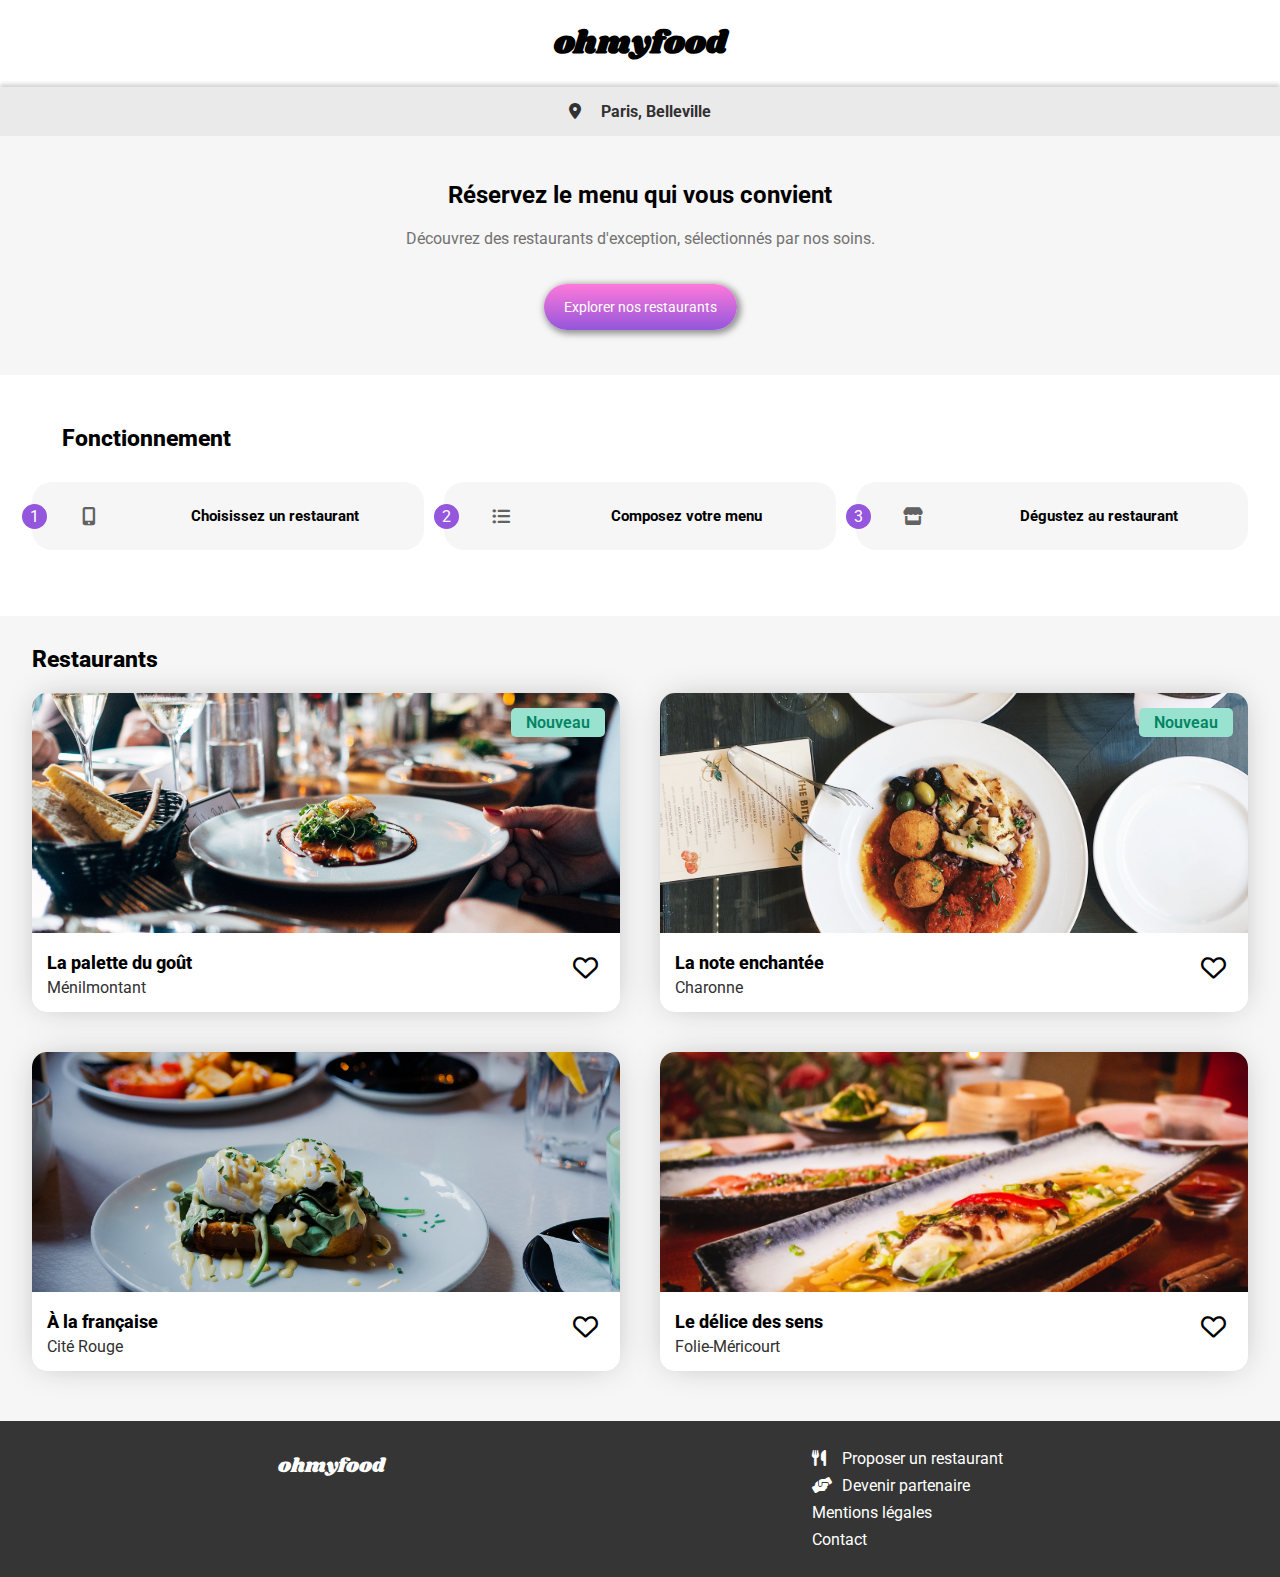
<file: index.html>
<!DOCTYPE html>
<html lang="fr">
<head>
    <meta charset="UTF-8">
    <meta http-equiv="X-UA-Compatible" content="IE=edge">
    <meta name="viewport" content="width=device-width, initial-scale=1.0">
    <title>ohmyfood</title>
    <link rel="stylesheet" type="text/css" href="styles/style.css">
    <link rel="stylesheet" type="text/css" href="styles/loading-spinner.css">

    <!--LINK FONT AWESOME -->
    <link rel="stylesheet" href="https://cdnjs.cloudflare.com/ajax/libs/font-awesome/6.0.0/css/all.css">
</head>
<body>

    <!-- LOADING-SPINNER-->
    <div class="loading-spinner spinner-visibility">
        <svg xmlns="http://www.w3.org/2000/svg" viewBox="0 0 1280.000000 1154.000000" preserveAspectRatio="xMidYMid meet">
            <g transform="translate(0.000000,1154.000000) scale(0.100000,-0.100000)" fill="#000000" stroke="none">
            <path id="fume" d="M4430 11525 c-80 -36 -130 -112 -130 -197 0 -70 20 -107 111 -208 170 -187 297 -389 338 -540 39 -139 23 -297 -41 -425 -47 -93 -136 -214 -312 -425 -286 -342 -388 -497 -460 -698 -74 -206 -74 -451 -1 -677 59 -183 193 -413 355 -608 98 -119 137 -141 235 -135 72 4 118 33 162 99 21 32 27 53 27 102 1 73 -9 93 -109 217 -231 286 -332 545 -296 755 32 180 116 320 393 651 218 262 288 357 356 484 99 186 136 321 135 500 0 175 -32 309 -119 488 -92 191 -353 532 -456 595 -57 35 -137 45 -188 22z"/>
            <path id="fume-deux" d="M5505 11479 c-89 -20 -158 -111 -156 -205 0 -71 17 -100 125 -222 163 -186 262 -340 313 -487 25 -70 28 -94 28 -200 -1 -112 -3 -126 -33 -201 -47 -117 -146 -260 -339 -490 -245 -291 -314 -387 -392 -542 -197 -393 -157 -783 126 -1217 106 -163 231 -312 283 -340 112 -59 260 8 296 133 24 83 9 128 -82 243 -95 120 -186 254 -229 338 -77 153 -110 329 -86 453 35 178 120 316 398 649 103 124 217 266 252 315 77 108 173 302 200 404 97 359 -7 715 -324 1110 -126 158 -210 238 -268 255 -56 17 -55 17 -112 4z"/>
            <path id="fume-trois" d="M6664 11481 c-84 -21 -149 -91 -160 -174 -11 -75 10 -126 81 -205 301 -334 420 -582 385 -804 -25 -166 -111 -312 -351 -597 -311 -370 -396 -496 -472 -702 -49 -134 -62 -212 -61 -374 2 -161 24 -264 92 -428 93 -223 335 -567 435 -619 130 -68 289 19 304 165 7 70 -14 117 -104 227 -267 330 -360 614 -279 853 55 162 119 259 373 563 101 121 213 261 248 310 386 539 315 1052 -229 1657 -100 112 -176 149 -262 128z"/>
            <path id="tasse" d="M1075 7346 c-90 -28 -156 -86 -197 -171 l-28 -60 0 -290 c0 -1160 149 -2217 425 -3025 166 -485 407 -972 680 -1371 l95 -139 -870 0 c-894 0 -934 -2 -1010 -40 -53 -27 -110 -88 -139 -150 -21 -44 -26 -70 -26 -130 0 -111 27 -161 167 -307 62 -65 206 -224 319 -353 113 -129 260 -290 327 -357 496 -500 1061 -735 2192 -910 l245 -38 2108 -3 2108 -2 192 30 c741 118 1245 258 1635 454 355 178 561 345 970 784 141 153 313 336 383 407 145 150 164 186 163 300 0 50 -7 85 -23 122 -27 62 -102 135 -169 166 l-47 22 -927 3 -928 3 54 72 c208 282 442 683 572 982 52 121 55 125 61 108 11 -29 108 -181 161 -251 76 -99 215 -236 317 -312 44 -33 139 -89 210 -125 210 -104 386 -145 632 -145 642 0 1265 401 1670 1075 195 325 315 660 375 1050 17 111 21 187 22 370 0 255 -13 374 -64 583 -135 553 -490 997 -946 1183 -574 234 -1269 65 -1782 -435 l-73 -71 3 370 3 370 -26 56 c-33 69 -88 124 -159 158 l-55 26 -4290 2 c-3428 1 -4298 -1 -4330 -11z m10400 -1026 c323 -101 567 -414 656 -843 27 -130 37 -425 20 -578 -44 -386 -198 -771 -430 -1074 -76 -101 -231 -253 -334 -331 -120 -91 -287 -174 -422 -211 -86 -23 -120 -27 -240 -27 -156 -1 -228 15 -355 79 -318 160 -531 546 -559 1014 -30 509 120 1006 426 1413 231 306 526 509 833 574 100 21 316 12 405 -16z"/>
            </g>
        </svg>
    </div>

    <!-- GLOBAL-CONTAINER -->
    <div class="global-container">


        <!-- HEADER -->
        <header>
            <h1>ohmyfood</h1>
            <span class="bar-locality"><i class="fa-solid fa-location-dot"></i>Paris, Belleville</span>
            <div class="main-header">
                <h2>Réservez le menu qui vous convient</h2>
                <p>Découvrez des restaurants d'exception, sélectionnés par nos soins.</p>
                <button class="btn-all-restaurants" type="submit">Explorer nos restaurants</button>
            </div>
        </header>
    

        <!-- MAIN -->
        <main>
            <section class="section-steps">
                <h3>Fonctionnement</h3>
                <nav>
                    <ol>
                        <li class="list-steps">
                            <a href="#">
                                <span class="span-steps-link">
                                    <i class="icon-step fa-solid fa-mobile-screen-button"></i>
                                    <p>Choisissez un restaurant</p>
                                </span>
                            </a>
                        </li>
                        <li class="list-steps">
                            <a href="#">
                                <span class="span-steps-link">
                                    <i class="icon-step fa-solid fa-list-ul"></i>
                                    <p>Composez votre menu</p>
                                </span>
                            </a>
                        </li>
                        <li class="list-steps">
                            <a href="#">
                                <span class="span-steps-link">
                                    <i class="icon-step fa-solid fa-store"></i>
                                    <p>Dégustez au restaurant</p>
                                </span>
                            </a>
                        </li>
                    </ol>
                </nav>
            </section>

            <!-- SECTION-RESTAURANTS -->
            <section class="section-restaurants">
                <h3>Restaurants</h3>

                
                <div class="section-restaurants-thumbnails">

                    <!-- RESTAURANT 1 -->
                    <a class="thumbnails" href="la-palette-du-gout.html"> 
                        <img src="/images/restaurants/jay-wennington-N_Y88TWmGwA-unsplash.jpg" alt="Photo la palette du goût" class="img-thumbnails">
                        <span class="thumbnails-tag-new">Nouveau</span>
                        <div class="thumbnails-description-container">
                            <div class="thumnails-description-contenu">
                                <h3>La palette du goût</h3>
                                <p>Ménilmontant</p>
                            </div>
                            <div class="div-thumbnails-heart">
                                <i class="fa-regular fa-heart"></i>
                                <i class="fa-solid fa-heart"></i>
                            </div>
                        </div>
                    </a>


                    <!-- RESTAURANT 2 -->
                    <a class="thumbnails" href="la-note-enchantee.html"> 
                        <img src="/images/restaurants/stil-u2Lp8tXIcjw-unsplash.jpg" alt="Photo la note enchanté" class="img-thumbnails">
                        <span class="thumbnails-tag-new">Nouveau</span>
                        <div class="thumbnails-description-container">
                            <div class="thumnails-description-contenu">
                                <h3>La note enchantée</h3>
                                <p>Charonne</p>
                            </div>
                            <div class="div-thumbnails-heart">
                                <i class="fa-regular fa-heart"></i>
                                <i class="fa-solid fa-heart"></i>
                            </div>
                        </div>
                    </a>


                    <!-- RESTAURANT 3 -->
                    <a class="thumbnails" href="a-la-francaise.html"> 
                        <img src="/images/restaurants/toa-heftiba-DQKerTsQwi0-unsplash.jpg" alt="Photo à la française" class="img-thumbnails">
                        <div class="thumbnails-description-container">
                            <div class="thumnails-description-contenu">
                                <h3>À la française</h3>
                                <p>Cité Rouge</p>
                            </div>
                            <div class="div-thumbnails-heart">
                                <i class="fa-regular fa-heart"></i>
                                <i class="fa-solid fa-heart"></i>
                            </div>
                        </div>
                    </a>


                    <!-- RESTAURANT 4 -->
                    <a class="thumbnails" href="le-delice-des-sens.html"> 
                        <img src="/images/restaurants/louis-hansel-shotsoflouis-qNBGVyOCY8Q-unsplash.jpg" alt="Photo le délice des sens" class="img-thumbnails">
                        <div class="thumbnails-description-container">
                            <div class="thumnails-description-contenu">
                                <h3>Le délice des sens</h3>
                                <p>Folie-Méricourt</p>
                            </div>
                            <div class="div-thumbnails-heart">
                                <i class="fa-regular fa-heart"></i>
                                <i class="fa-solid fa-heart"></i>
                            </div>
                        </div>
                    </a>

                </div>
            </section>
        </main>
    

        <!-- FOOTER -->
        <footer>
            <h4>ohmyfood</h4>
            <nav>
                <a href="#"><i class="fa-solid fa-utensils"></i>Proposer un restaurant</a>
                <a href="#"><i class="fa-solid fa-handshake-angle"></i>Devenir partenaire</a>
                <a href="#">Mentions légales</a>
                <a href="mailto:ohmyfood@gmail.com">Contact</a>
            </nav>
        </footer>
    </div>

    
</body>
</html>
</file>
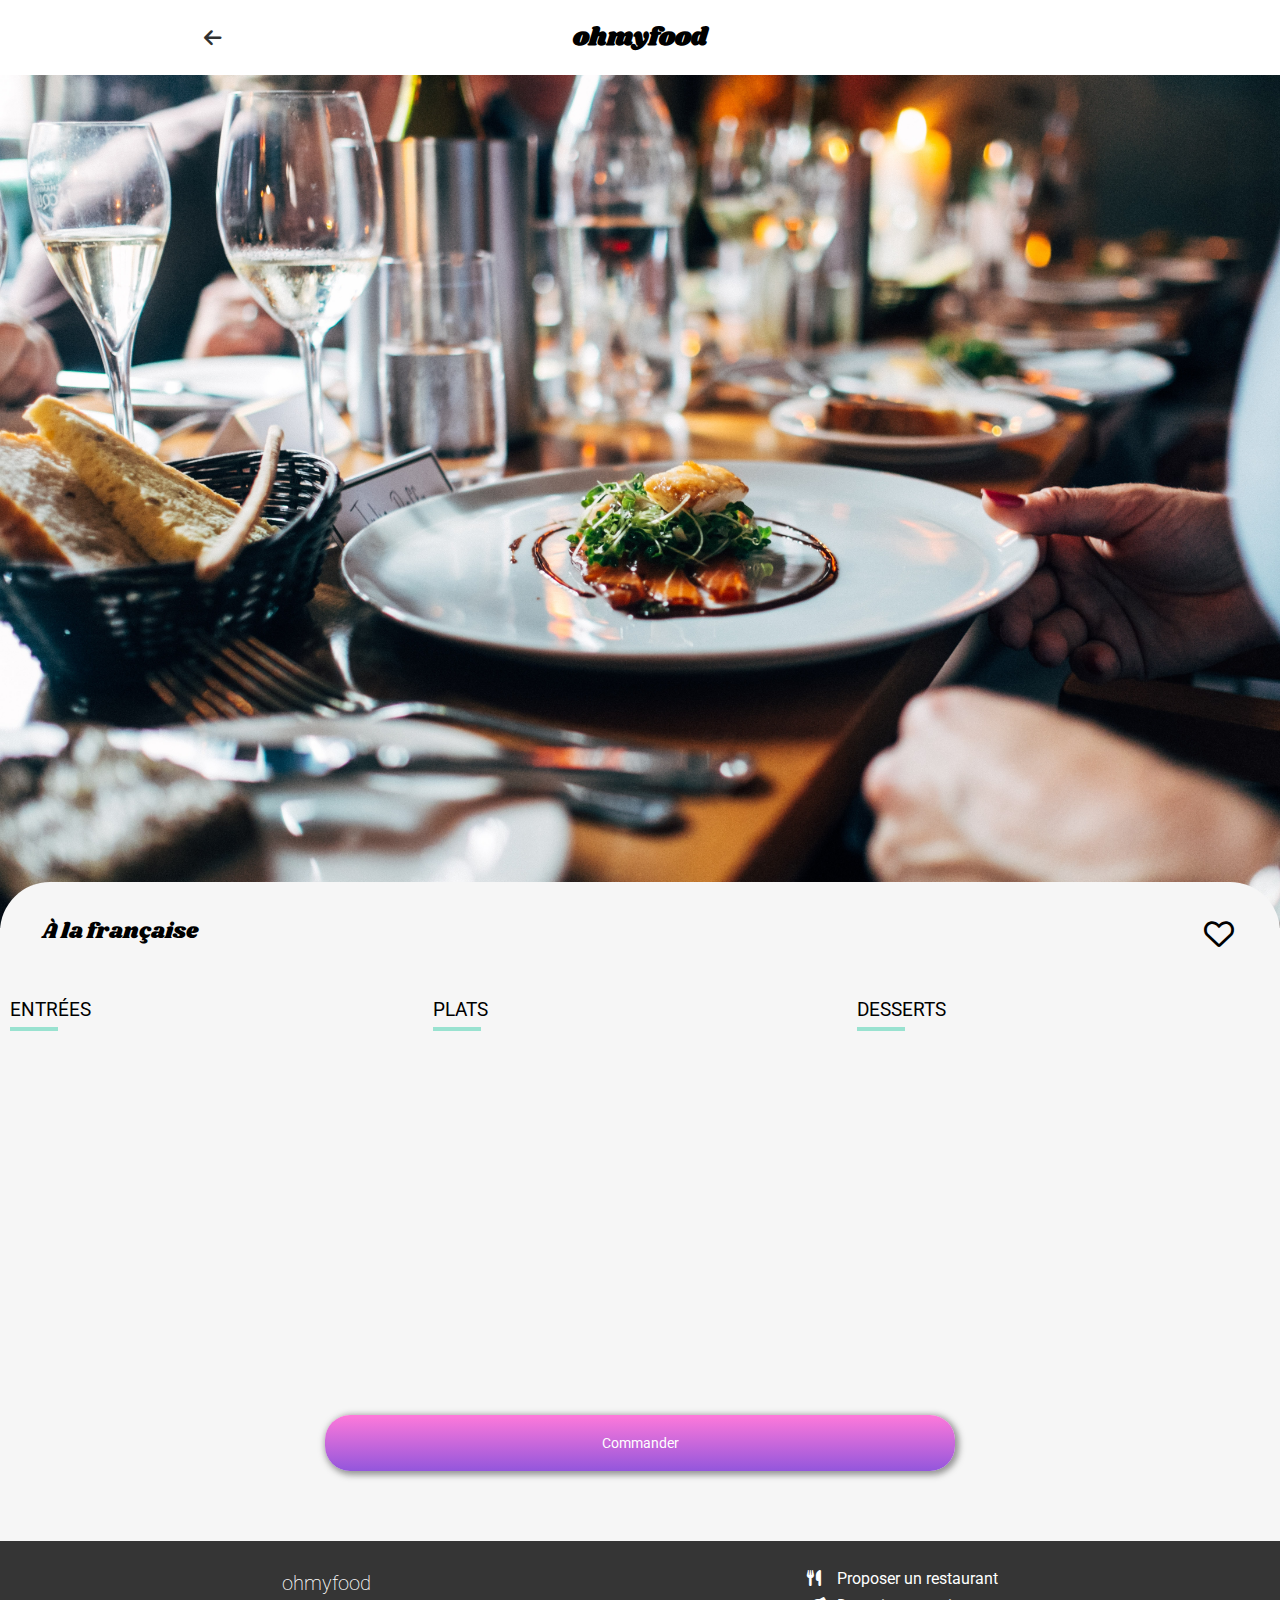
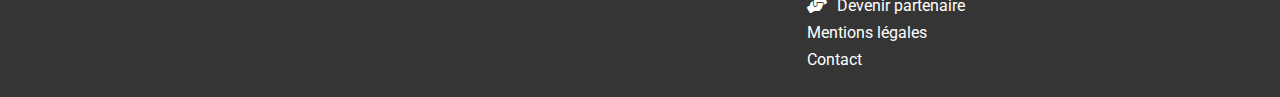
<file: a-la-francaise.html>
<!DOCTYPE html>
<html lang="fr">
<head>
    <meta charset="UTF-8">
    <meta http-equiv="X-UA-Compatible" content="IE=edge">
    <meta name="viewport" content="width=device-width, initial-scale=1.0">
    <title>ohmyfood - À la française</title>
    <link rel="stylesheet" type="text/css" href="styles/restaurant-style.css">

    <!--LINK FONT AWESOME -->
    <link rel="stylesheet" href="https://cdnjs.cloudflare.com/ajax/libs/font-awesome/6.0.0/css/all.css">
</head>
<body>

    <!-- PRODUCT-CONTAINER -->
    <div class="container-page">

        <!-- HEADER -->
        <header>
            <a href="index.html"><i class="fa-solid fa-arrow-left"></i></a>
            <h1>ohmyfood</h1>
        </header>

        <!-- MAIN -->
        <main class="product-main">
            <div class="image-header-product">
                <img src="images/restaurants/jay-wennington-N_Y88TWmGwA-unsplash.jpg" alt="">
            </div>

            <!-- SECTION-LIST-PRODUCT -->
            <section class="list-product">
                <section class="section-product-title">
                    <div class="div-product-title">
                        <h2>À la française</h2>
                    </div>
                    <div class="div-heart-icon">
                        <i class="fa-regular fa-heart"></i>
                        <i class="fa-solid fa-heart"></i>
                    </div>
                </section>

                <div class="container-product">
                    <!--SECTION PRODUCT 1 -->
                    <section class="product">
                        <h3>ENTRÉES</h3>

                        <!-- PRODUCT 1 -->
                        <div class="animation-1 detail-product">
                            <div class="header-detail-product">
                                <h4>Tartare de poulpe acidulé</h4>
                                <p>Aux zestes d'orange</p>
                            </div>
                            <div class="price-detail-product">
                                <p class="price">25€</p>
                            </div>
                            <div class="effect-detail-product">
                                <div class="div-effect-icon">
                                    <i class="fa-solid fa-check"></i>
                                </div>
                            </div>
                        </div>

                        <!-- PRODUCT 2 -->
                        <div class="animation-2 detail-product">
                            <div class="header-detail-product">
                                <h4>Velouté de légumes d'antan</h4>
                                <p>Carotte, panais, topinambour</p>
                            </div>
                            <div class="price-detail-product">
                                <p class="price">35€</p>
                            </div>
                            <div class="effect-detail-product">
                                <div class="div-effect-icon">
                                    <i class="fa-solid fa-check"></i>
                                </div>
                            </div>
                        </div>

                        <!-- PRODUCT 3 -->
                        <div class="animation-3 detail-product">
                            <div class="header-detail-product">
                                <h4>Soupe à l'oignon</h4>
                                <p>Revisitée</p>
                            </div>
                            <div class="price-detail-product">
                                <p class="price">20€</p>
                            </div>
                            <div class="effect-detail-product">
                                <div class="div-effect-icon">
                                    <i class="fa-solid fa-check"></i>
                                </div>
                            </div>
                        </div>
                    </section>

                    <!--SECTION PRODUCT 2 -->
                    <section class="product">
                        <h3>PLATS</h3>

                        <!-- PRODUCT 4 -->
                        <div class="animation-1 detail-product">
                            <div class="header-detail-product">
                                <h4>Coquilles Saint-Jacques</h4>
                                <p>Accompagnées d'une purée de panais</p>
                            </div>
                            <div class="price-detail-product">
                                <p class="price">40€</p>
                            </div>
                            <div class="effect-detail-product">
                                <div class="div-effect-icon">
                                    <i class="fa-solid fa-check"></i>
                                </div>
                            </div>
                        </div>

                        <!-- PRODUCT 5 -->
                        <div class="animation-2 detail-product">
                            <div class="header-detail-product">
                                <h4>Magret de canard</h4>
                                <p>Et parmentier de pommes de terre</p>
                            </div>
                            <div class="price-detail-product">
                                <p class="price">35€</p>
                            </div>
                            <div class="effect-detail-product">
                                <div class="div-effect-icon">
                                    <i class="fa-solid fa-check"></i>
                                </div>
                            </div>
                        </div>

                        <!-- PRODUCT 6 -->
                        <div class="animation-3 detail-product">
                            <div class="header-detail-product">
                                <h4>Pigeonneau d’Ille-et-Vilaine</h4>
                                <p>Sur son lit de gnocchis aux légumes</p>
                            </div>
                            <div class="price-detail-product">
                                <p class="price">44€</p>
                            </div>
                            <div class="effect-detail-product">
                                <div class="div-effect-icon">
                                    <i class="fa-solid fa-check"></i>
                                </div>
                            </div>
                        </div>
                    </section>

                    <!--SECTION PRODUCT 3 -->
                    <section class="product">
                        <h3>DESSERTS</h3>

                        <!-- PRODUCT 7 -->
                        <div class="animation-1 detail-product">
                            <div class="header-detail-product">
                                <h4>Pétales de violettes glacés</h4>
                                <p>Et purée de noisettes</p>
                            </div>
                            <div class="price-detail-product">
                                <p class="price">18€</p>
                            </div>
                            <div class="effect-detail-product">
                                <div class="div-effect-icon">
                                    <i class="fa-solid fa-check"></i>
                                </div>
                            </div>
                        </div>

                        <!-- PRODUCT 8 -->
                        <div class="animation-2 detail-product">
                            <div class="header-detail-product">
                                <h4>Fondant au chocolat</h4>
                                <p>Revisité</p>
                            </div>
                            <div class="price-detail-product">
                                <p class="price">22€</p>
                            </div>
                            <div class="effect-detail-product">
                                <div class="div-effect-icon">
                                    <i class="fa-solid fa-check"></i>
                                </div>
                            </div>
                        </div>

                        <!-- PRODUCT 9 -->
                        <div class="animation-3 detail-product">
                            <div class="header-detail-product">
                                <h4>Millefeuille croustillant</h4>
                                <p>Myrtilles et pâte d’amande</p>
                            </div>
                            <div class="price-detail-product">
                                <p class="price">23€</p>
                            </div>
                            <div class="effect-detail-product">
                                <div class="div-effect-icon">
                                    <i class="fa-solid fa-check"></i>
                                </div>
                            </div>
                        </div>
                    </section>
                </div>
               

                <!-- BOUTON COMMANDER -->
                <div class="btnCommander">
                    <button class="btn-all-restaurants" type="submit">Commander</button>
                </div>
                
            </section>
        </main>

        

        <!-- FOOTER -->
        <footer>
            <h4>ohmyfood</h4>
            <nav>
                <a href="#"><i class="fa-solid fa-utensils"></i>Proposer un restaurant</a>
                <a href="#"><i class="fa-solid fa-handshake-angle"></i>Devenir partenaire</a>
                <a href="#">Mentions légales</a>
                <a href="mailto:ohmyfood@gmail.com">Contact</a>
            </nav>
        </footer>
    </div>

    
</body>
</html>
</file>
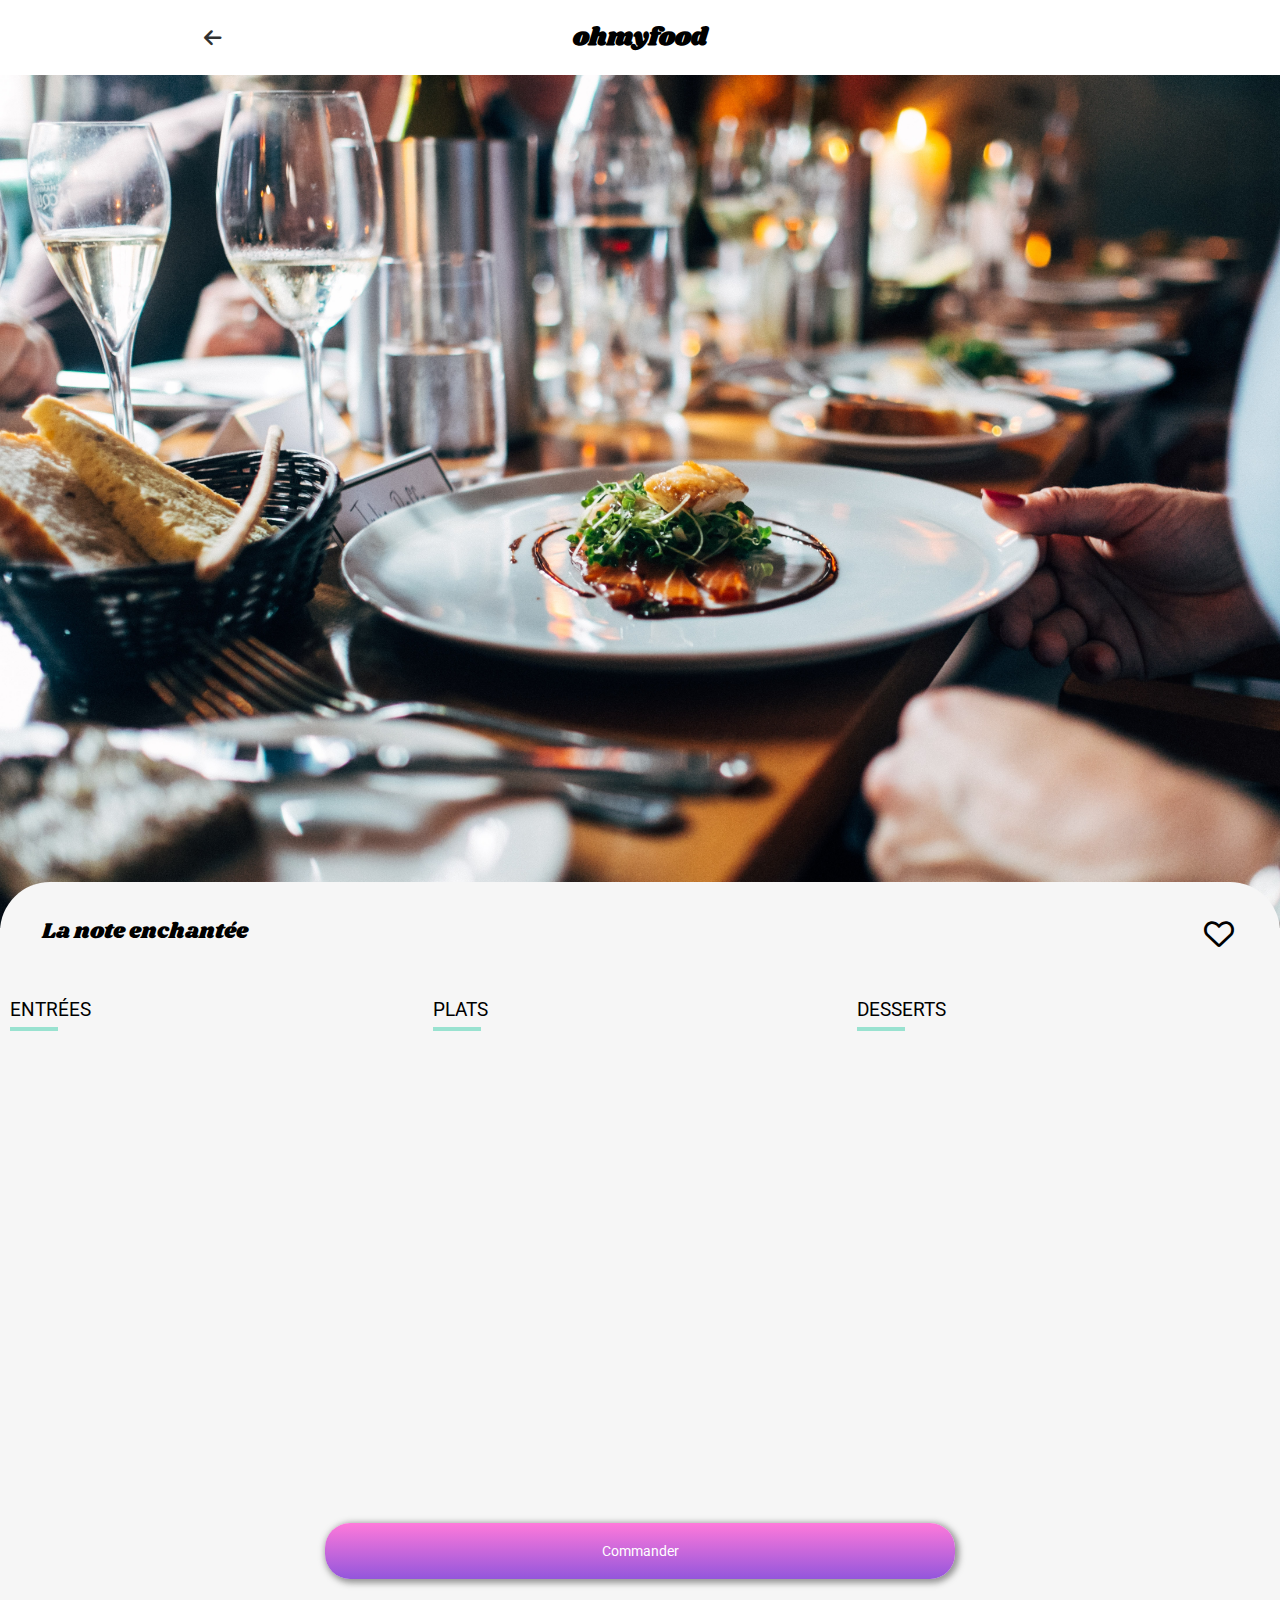
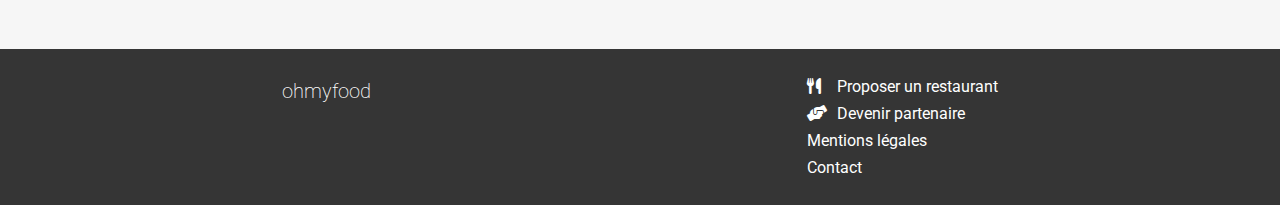
<file: la-note-enchantee.html>
<!DOCTYPE html>
<html lang="fr">
<head>
    <meta charset="UTF-8">
    <meta http-equiv="X-UA-Compatible" content="IE=edge">
    <meta name="viewport" content="width=device-width, initial-scale=1.0">
    <title>ohmyfood - La note enchantée</title>
    <link rel="stylesheet" type="text/css" href="styles/restaurant-style.css">

    <!--LINK FONT AWESOME -->
    <link rel="stylesheet" href="https://cdnjs.cloudflare.com/ajax/libs/font-awesome/6.0.0/css/all.css">
</head>
<body>

    <!-- PRODUCT-CONTAINER -->
    <div class="container-page">

        <!-- HEADER -->
        <header>
            <a href="index.html"><i class="fa-solid fa-arrow-left"></i></a>
            <h1>ohmyfood</h1>
        </header>

        <!-- MAIN -->
        <main class="product-main">
            <div class="image-header-product">
                <img src="images/restaurants/jay-wennington-N_Y88TWmGwA-unsplash.jpg" alt="">
            </div>

            <!-- SECTION-LIST-PRODUCT -->
            <section class="list-product">
                <section class="section-product-title">
                    <div class="div-product-title">
                        <h2>La note enchantée</h2>
                    </div>
                    <div class="div-heart-icon">
                        <i class="fa-regular fa-heart"></i>
                        <i class="fa-solid fa-heart"></i>
                    </div>
                </section>

                <div class="container-product">
                    <!--SECTION PRODUCT 1 -->
                    <section class="product">
                        <h3>ENTRÉES</h3>

                        <!-- PRODUCT 1 -->
                        <div class="animation-1 detail-product">
                            <div class="header-detail-product">
                                <h4>Ravioles de foie gras</h4>
                                <p>Accompagnés de leur crème à la truffe</p>
                            </div>
                            <div class="price-detail-product">
                                <p class="price">25€</p>
                            </div>
                            <div class="effect-detail-product">
                                <div class="div-effect-icon">
                                    <i class="fa-solid fa-check"></i>
                                </div>
                            </div>
                        </div>

                        <!-- PRODUCT 2 -->
                        <div class="animation-2 detail-product">
                            <div class="header-detail-product">
                                <h4>Caviar osciètre</h4>
                                <p>Sur blini à la farine de blé noir</p>
                            </div>
                            <div class="price-detail-product">
                                <p class="price">35€</p>
                            </div>
                            <div class="effect-detail-product">
                                <div class="div-effect-icon">
                                    <i class="fa-solid fa-check"></i>
                                </div>
                            </div>
                        </div>

                        <!-- PRODUCT 3 -->
                        <div class="animation-3 detail-product">
                            <div class="header-detail-product">
                                <h4>Homard et espuma de potiron</h4>
                                <p>Mariné aux zestes d'orange</p>
                            </div>
                            <div class="price-detail-product">
                                <p class="price">20€</p>
                            </div>
                            <div class="effect-detail-product">
                                <div class="div-effect-icon">
                                    <i class="fa-solid fa-check"></i>
                                </div>
                            </div>
                        </div>
                        <!-- PRODUCT 4 -->
                        <div class="animation-3 detail-product">
                            <div class="header-detail-product">
                                <h4>Foie gras de canard cuit entier</h4>
                                <p>Confiture de figue et pain toasté</p>
                            </div>
                            <div class="price-detail-product">
                                <p class="price">35€</p>
                            </div>
                            <div class="effect-detail-product">
                                <div class="div-effect-icon">
                                    <i class="fa-solid fa-check"></i>
                                </div>
                            </div>
                        </div>
                    </section>

                    <!--SECTION PRODUCT 2 -->
                    <section class="product">
                        <h3>PLATS</h3>

                        <!-- PRODUCT 5 -->
                        <div class="animation-1 detail-product">
                            <div class="header-detail-product">
                                <h4>Noix de coquilles Saint-Jacques</h4>
                                <p>Sur lit de purée de céleri-rave</p>
                            </div>
                            <div class="price-detail-product">
                                <p class="price">40€</p>
                            </div>
                            <div class="effect-detail-product">
                                <div class="div-effect-icon">
                                    <i class="fa-solid fa-check"></i>
                                </div>
                            </div>
                        </div>

                        <!-- PRODUCT 6 -->
                        <div class="animation-2 detail-product">
                            <div class="header-detail-product">
                                <h4>Langoustine poêlée</h4>
                                <p>Purée de patate douce</p>
                            </div>
                            <div class="price-detail-product">
                                <p class="price">35€</p>
                            </div>
                            <div class="effect-detail-product">
                                <div class="div-effect-icon">
                                    <i class="fa-solid fa-check"></i>
                                </div>
                            </div>
                        </div>

                        <!-- PRODUCT 7 -->
                        <div class="animation-3 detail-product">
                            <div class="header-detail-product">
                                <h4>Mijoté de queue de boeuf </h4>
                                <p>Et riz sauvage aux zestes de citron</p>
                            </div>
                            <div class="price-detail-product">
                                <p class="price">44€</p>
                            </div>
                            <div class="effect-detail-product">
                                <div class="div-effect-icon">
                                    <i class="fa-solid fa-check"></i>
                                </div>
                            </div>
                        </div>
                    </section>

                    <!--SECTION PRODUCT 3 -->
                    <section class="product">
                        <h3>DESSERTS</h3>

                        <!-- PRODUCT 8 -->
                        <div class="animation-1 detail-product">
                            <div class="header-detail-product">
                                <h4>Macaron noisette et chocolat</h4>
                                <p>Glace au caramel brun et sel de Guérande</p>
                            </div>
                            <div class="price-detail-product">
                                <p class="price">18€</p>
                            </div>
                            <div class="effect-detail-product">
                                <div class="div-effect-icon">
                                    <i class="fa-solid fa-check"></i>
                                </div>
                            </div>
                        </div>

                        <!-- PRODUCT 9 -->
                        <div class="animation-2 detail-product">
                            <div class="header-detail-product">
                                <h4>Baba au rhum revisité</h4>
                                <p>Avec son coulis de citron</p>
                            </div>
                            <div class="price-detail-product">
                                <p class="price">22€</p>
                            </div>
                            <div class="effect-detail-product">
                                <div class="div-effect-icon">
                                    <i class="fa-solid fa-check"></i>
                                </div>
                            </div>
                        </div>

                        <!-- PRODUCT 10 -->
                        <div class="animation-3 detail-product">
                            <div class="header-detail-product">
                                <h4>Tarte au citron meringuée</h4>
                                <p>Déstructurée</p>
                            </div>
                            <div class="price-detail-product">
                                <p class="price">23€</p>
                            </div>
                            <div class="effect-detail-product">
                                <div class="div-effect-icon">
                                    <i class="fa-solid fa-check"></i>
                                </div>
                            </div>
                        </div>
                    </section>
                </div>

                <!-- BOUTON COMMANDER -->
                <div class="btnCommander">
                    <button class="btn-all-restaurants" type="submit">Commander</button>
                </div>

            </section>
        </main>

        <!-- FOOTER -->
        <footer>
            <h4>ohmyfood</h4>
            <nav>
                <a href="#"><i class="fa-solid fa-utensils"></i>Proposer un restaurant</a>
                <a href="#"><i class="fa-solid fa-handshake-angle"></i>Devenir partenaire</a>
                <a href="#">Mentions légales</a>
                <a href="mailto:ohmyfood@gmail.com">Contact</a>
            </nav>
        </footer>
    </div>

    
</body>
</html>
</file>
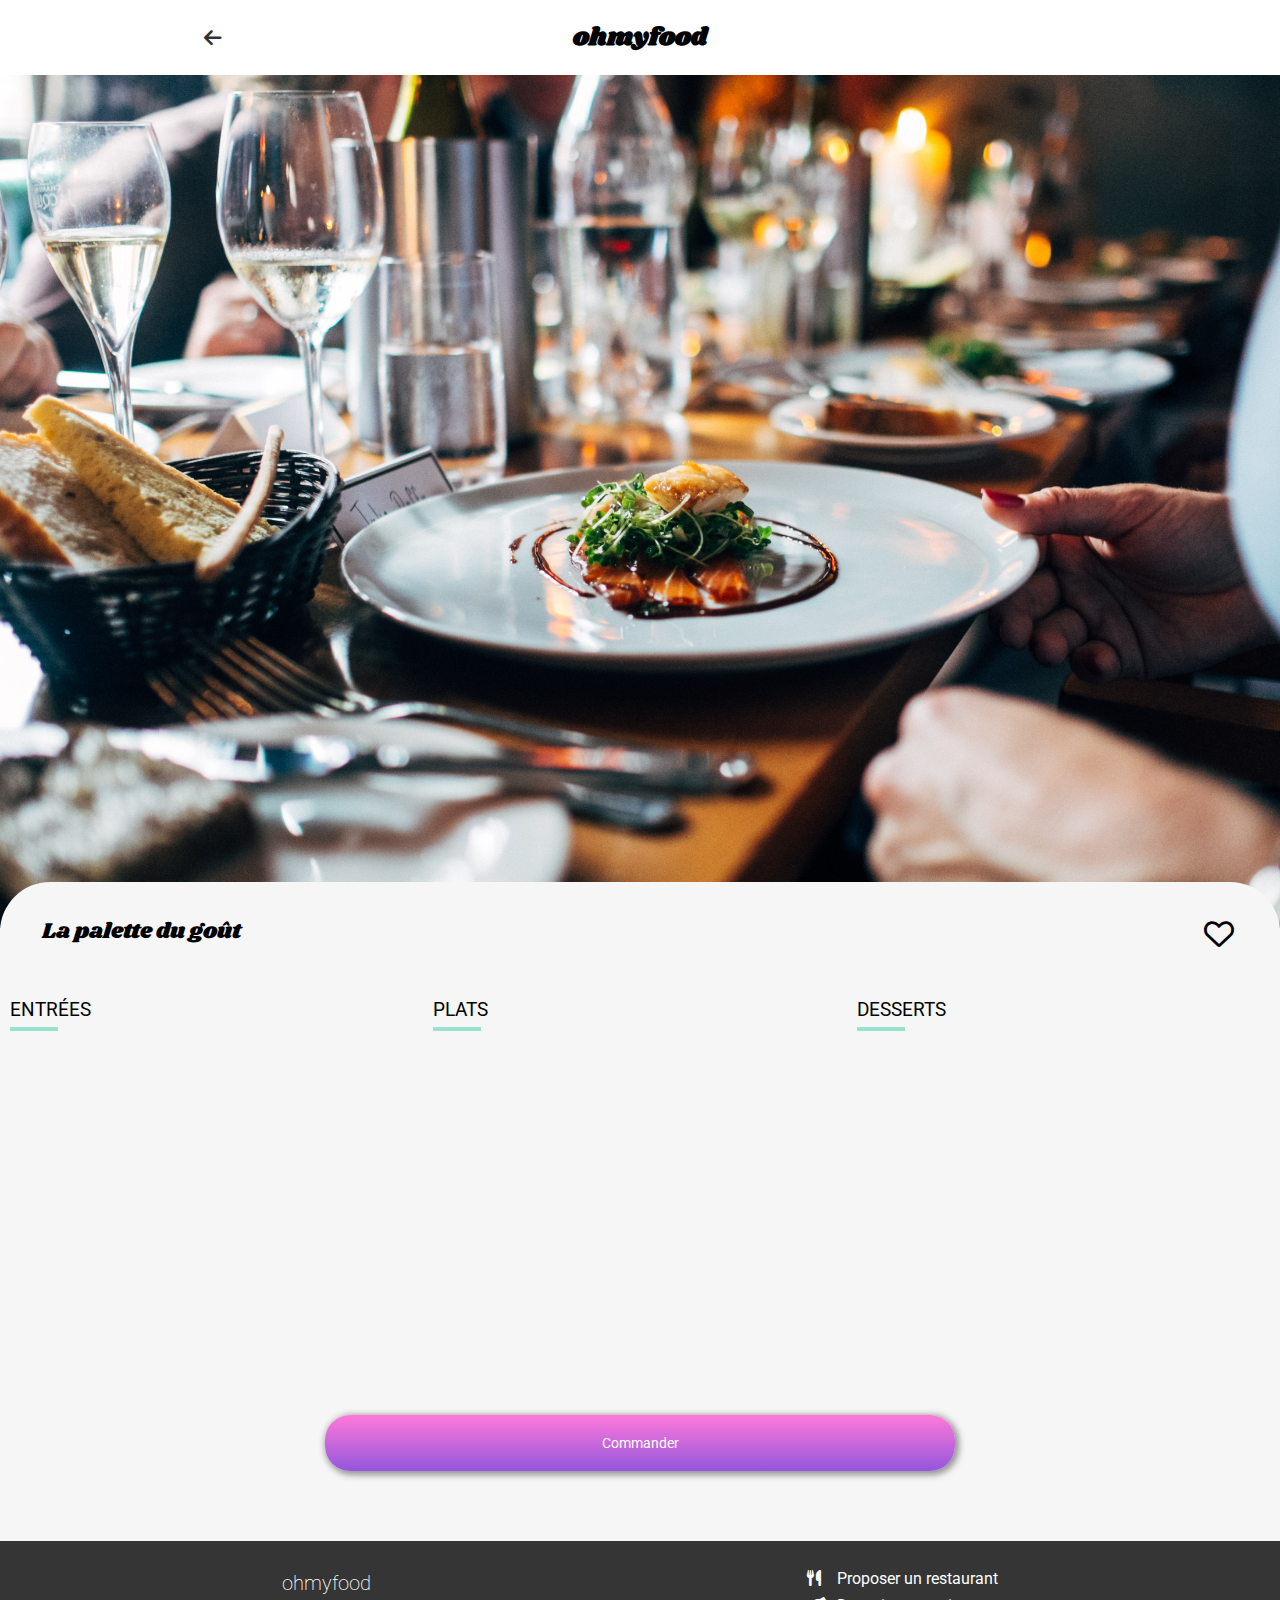
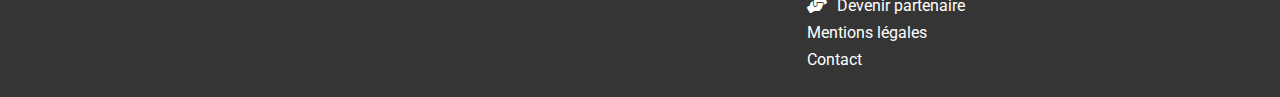
<file: la-palette-du-gout.html>
<!DOCTYPE html>
<html lang="fr">
<head>
    <meta charset="UTF-8">
    <meta http-equiv="X-UA-Compatible" content="IE=edge">
    <meta name="viewport" content="width=device-width, initial-scale=1.0">
    <title>ohmyfood - La palette du goût</title>
    <link rel="stylesheet" type="text/css" href="styles/restaurant-style.css">

    <!--LINK FONT AWESOME -->
    <link rel="stylesheet" href="https://cdnjs.cloudflare.com/ajax/libs/font-awesome/6.0.0/css/all.css">
</head>
<body>

    <!-- PRODUCT-CONTAINER -->
    <div class="container-page">

        <!-- HEADER -->
        <header>
            <a href="index.html"><i class="fa-solid fa-arrow-left"></i></a>
            <h1>ohmyfood</h1>
        </header>

        <!-- MAIN -->
        <main class="product-main">
            <div class="image-header-product">
                <img src="images/restaurants/jay-wennington-N_Y88TWmGwA-unsplash.jpg" alt="">
            </div>

            <!-- SECTION-LIST-PRODUCT -->
            <section class="list-product">
                <section class="section-product-title">
                    <div class="div-product-title">
                        <h2>La palette du goût</h2>
                    </div>
                    <div class="div-heart-icon">
                        <i class="fa-regular fa-heart"></i>
                        <i class="fa-solid fa-heart"></i>
                    </div>
                </section>

                <div class="container-product">
                    <!--SECTION PRODUCT 1 -->
                    <section class="product">
                        <h3>ENTRÉES</h3>

                        <!-- PRODUCT 1 -->
                        <div class="animation-1 detail-product">
                            <div class="header-detail-product">
                                <h4>Fricassée d'escargot</h4>
                                <p>Au piment d'espelette</p>
                            </div>
                            <div class="price-detail-product">
                                <p class="price">25€</p>
                            </div>
                            <div class="effect-detail-product">
                                <div class="div-effect-icon">
                                    <i class="fa-solid fa-check"></i>
                                </div>
                            </div>
                        </div>

                        <!-- PRODUCT 2 -->
                        <div class="animation-2 detail-product">
                            <div class="header-detail-product">
                                <h4>Foie gras de canard mi-cuit</h4>
                                <p>Et ses copeaux de truffe noire</p>
                            </div>
                            <div class="price-detail-product">
                                <p class="price">35€</p>
                            </div>
                            <div class="effect-detail-product">
                                <div class="div-effect-icon">
                                    <i class="fa-solid fa-check"></i>
                                </div>
                            </div>
                        </div>

                        <!-- PRODUCT 3 -->
                        <div class="animation-3 detail-product">
                            <div class="header-detail-product">
                                <h4>Oeuf au plat</h4>
                                <p>Assaisonné à la truffe sur lit de caviar</p>
                            </div>
                            <div class="price-detail-product">
                                <p class="price">20€</p>
                            </div>
                            <div class="effect-detail-product">
                                <div class="div-effect-icon">
                                    <i class="fa-solid fa-check"></i>
                                </div>
                            </div>
                        </div>
                    </section>

                    <!--SECTION PRODUCT 2 -->
                    <section class="product">
                        <h3>PLATS</h3>

                        <!-- PRODUCT 4 -->
                        <div class="animation-1 detail-product">
                            <div class="header-detail-product">
                                <h4>Filet de boeuf aux herbes</h4>
                                <p>Accompagné de sa ribambelle de légumes</p>
                            </div>
                            <div class="price-detail-product">
                                <p class="price">40€</p>
                            </div>
                            <div class="effect-detail-product">
                                <div class="div-effect-icon">
                                    <i class="fa-solid fa-check"></i>
                                </div>
                            </div>
                        </div>

                        <!-- PRODUCT 5 -->
                        <div class="animation-2 detail-product">
                            <div class="header-detail-product">
                                <h4>Parmentier de queue de boeuf</h4>
                                <p>À la truffe noire sur sa purée de panais</p>
                            </div>
                            <div class="price-detail-product">
                                <p class="price">35€</p>
                            </div>
                            <div class="effect-detail-product">
                                <div class="div-effect-icon">
                                    <i class="fa-solid fa-check"></i>
                                </div>
                            </div>
                        </div>

                        <!-- PRODUCT 6 -->
                        <div class="animation-3 detail-product">
                            <div class="header-detail-product">
                                <h4>Filet de turbot</h4>
                                <p>Aux agrumes</p>
                            </div>
                            <div class="price-detail-product">
                                <p class="price">44€</p>
                            </div>
                            <div class="effect-detail-product">
                                <div class="div-effect-icon">
                                    <i class="fa-solid fa-check"></i>
                                </div>
                            </div>
                        </div>
                    </section>

                    <!--SECTION PRODUCT 3 -->
                    <section class="product">
                        <h3>DESSERTS</h3>

                        <!-- PRODUCT 7 -->
                        <div class="animation-1 detail-product">
                            <div class="header-detail-product">
                                <h4>Paris-Brest</h4>
                                <p>Revisité</p>
                            </div>
                            <div class="price-detail-product">
                                <p class="price">18€</p>
                            </div>
                            <div class="effect-detail-product">
                                <div class="div-effect-icon">
                                    <i class="fa-solid fa-check"></i>
                                </div>
                            </div>
                        </div>

                        <!-- PRODUCT 8 -->
                        <div class="animation-2 detail-product">
                            <div class="header-detail-product">
                                <h4>Macaron au chocolat d'exception </h4>
                                <p>Et glace à la vanille de Madagascar</p>
                            </div>
                            <div class="price-detail-product">
                                <p class="price">22€</p>
                            </div>
                            <div class="effect-detail-product">
                                <div class="div-effect-icon">
                                    <i class="fa-solid fa-check"></i>
                                </div>
                            </div>
                        </div>

                        <!-- PRODUCT 9 -->
                        <div class="animation-3 detail-product">
                            <div class="header-detail-product">
                                <h4>Mousse au chocolat </h4>
                                <p>Au piment d'Espelette et à la truffe noire</p>
                            </div>
                            <div class="price-detail-product">
                                <p class="price">23€</p>
                            </div>
                            <div class="effect-detail-product">
                                <div class="div-effect-icon">
                                    <i class="fa-solid fa-check"></i>
                                </div>
                            </div>
                        </div>
                    </section>
                </div>

                <!-- BOUTON COMMANDER -->
                <div class="btnCommander">
                    <button class="btn-all-restaurants" type="submit">Commander</button>
                </div>

            </section>
        </main>

        <!-- FOOTER -->
        <footer>
            <h4>ohmyfood</h4>
            <nav>
                <a href="#"><i class="fa-solid fa-utensils"></i>Proposer un restaurant</a>
                <a href="#"><i class="fa-solid fa-handshake-angle"></i>Devenir partenaire</a>
                <a href="#">Mentions légales</a>
                <a href="mailto:ohmyfood@gmail.com">Contact</a>
            </nav>
        </footer>
    </div>

    
</body>
</html>
</file>
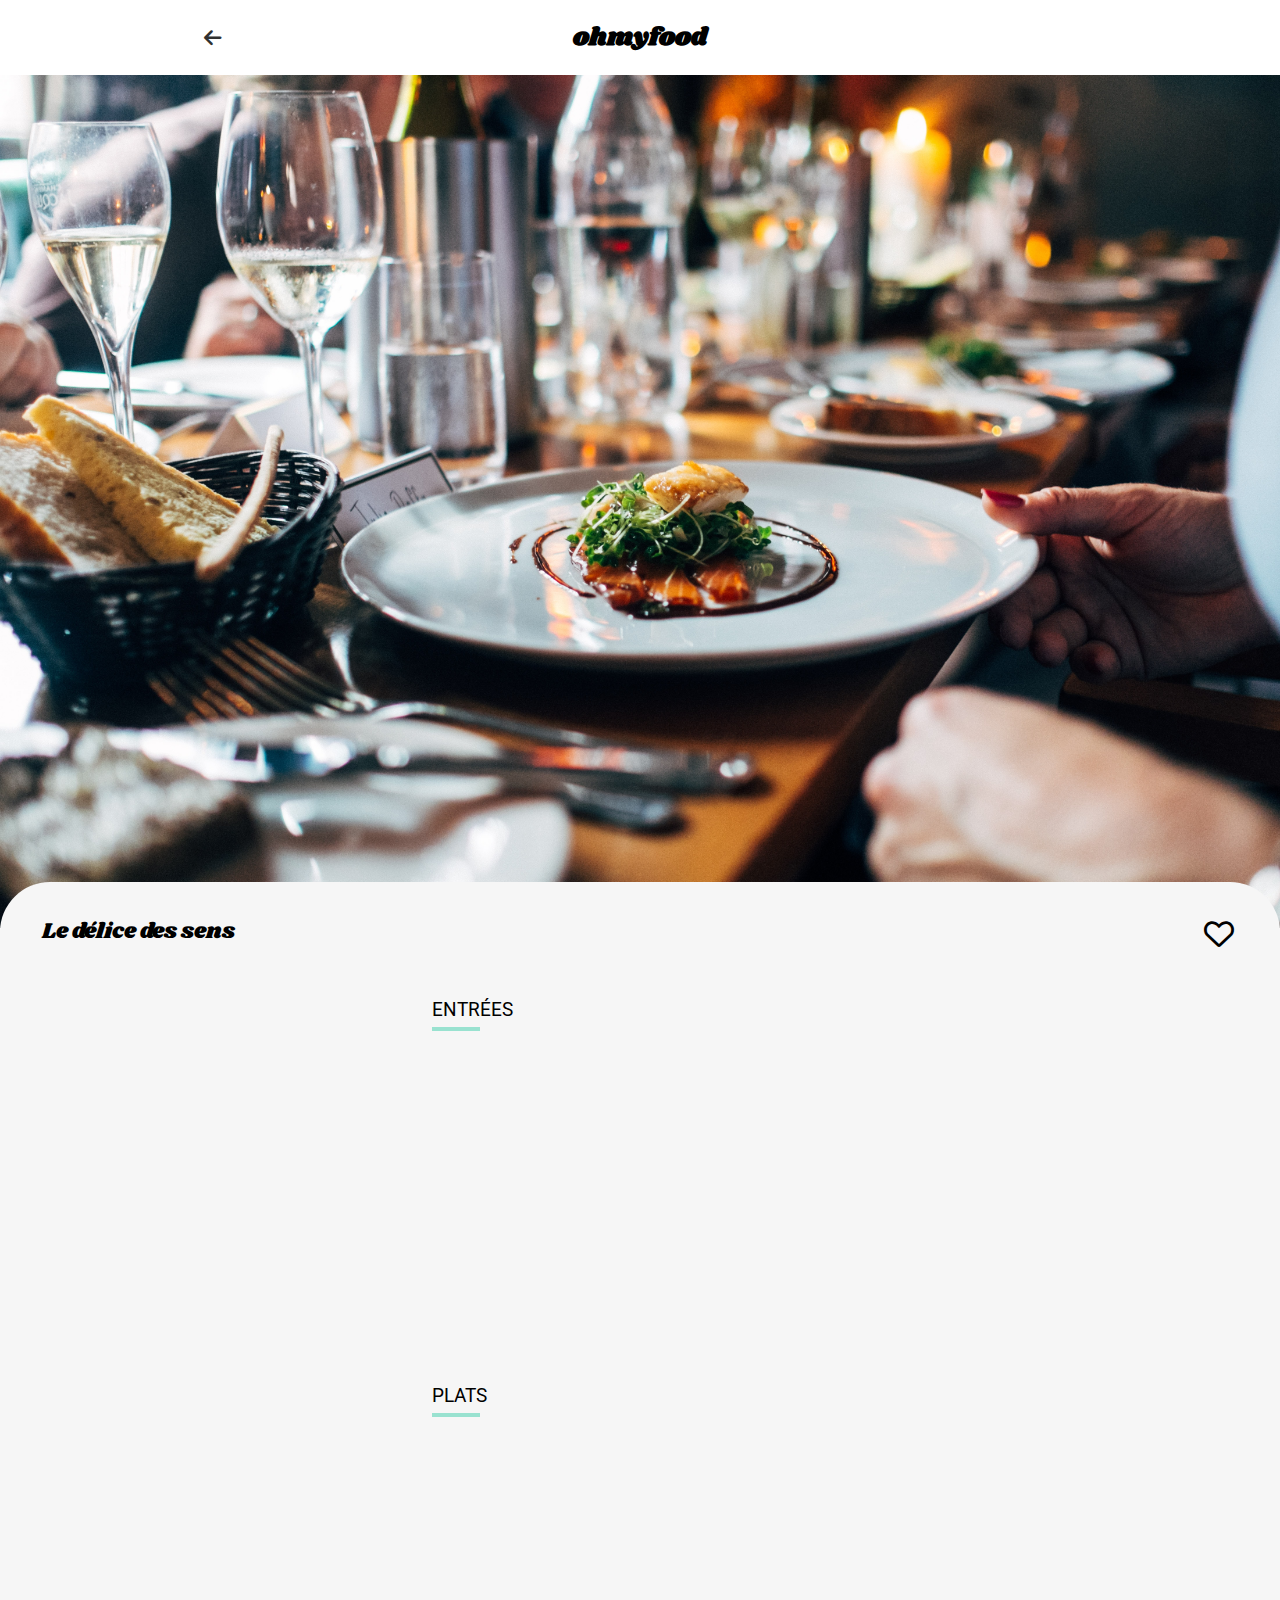
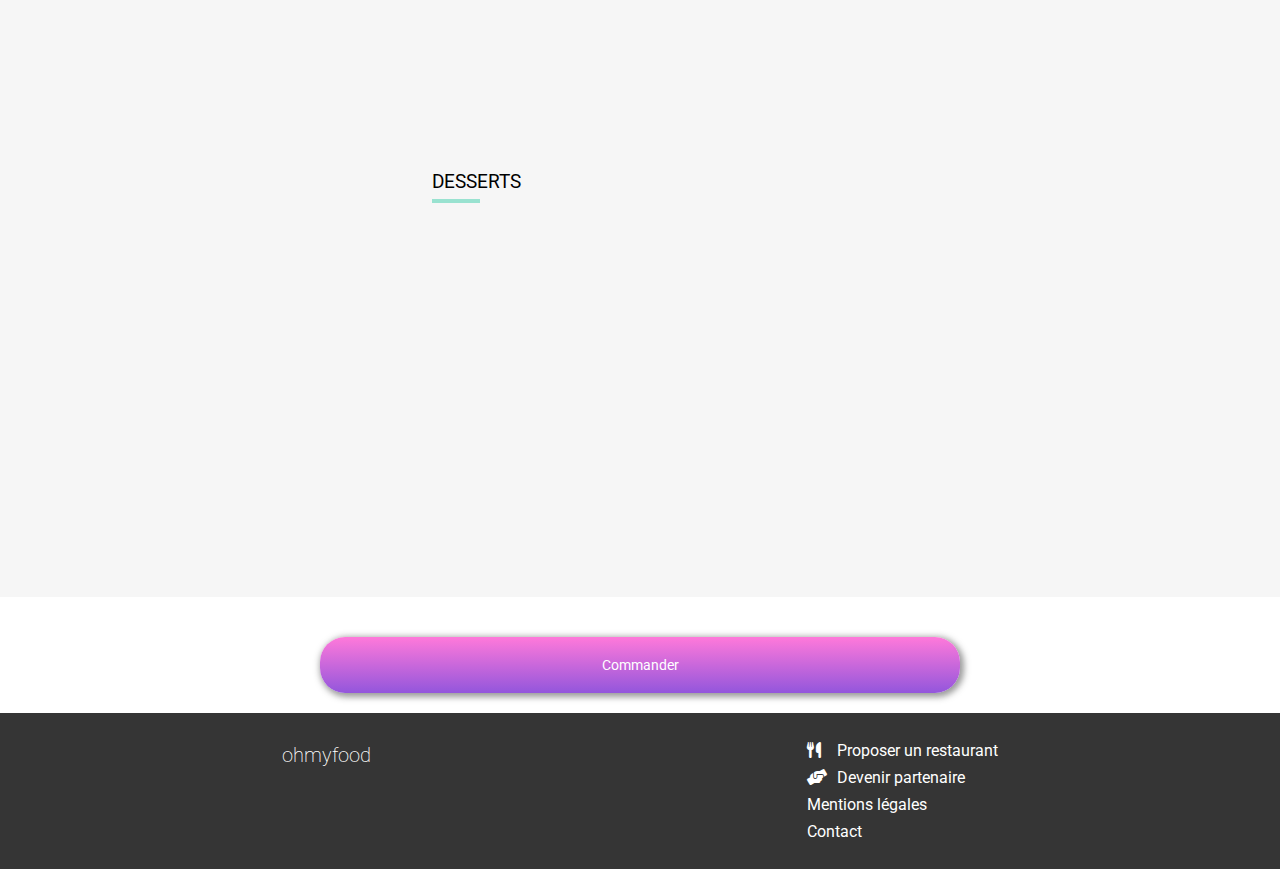
<file: le-delice-des-sens.html>
<!DOCTYPE html>
<html lang="fr">
<head>
    <meta charset="UTF-8">
    <meta http-equiv="X-UA-Compatible" content="IE=edge">
    <meta name="viewport" content="width=device-width, initial-scale=1.0">
    <title>ohmyfood - Le délice des sens</title>
    <link rel="stylesheet" type="text/css" href="styles/restaurant-style.css">

    <!--LINK FONT AWESOME -->
    <link rel="stylesheet" href="https://cdnjs.cloudflare.com/ajax/libs/font-awesome/6.0.0/css/all.css">
</head>
<body>

    <!-- PRODUCT-CONTAINER -->
    <div class="container-page">

        <!-- HEADER -->
        <header>
            <a href="index.html"><i class="fa-solid fa-arrow-left"></i></a>
            <h1>ohmyfood</h1>
        </header>

        <!-- MAIN -->
        <main class="product-main">
            <div class="image-header-product">
                <img src="images/restaurants/jay-wennington-N_Y88TWmGwA-unsplash.jpg" alt="">
            </div>

            <!-- SECTION-LIST-PRODUCT -->
            <section class="list-product">
                <section class="section-product-title">
                    <div class="div-product-title">
                        <h2>Le délice des sens</h2>
                    </div>
                    <div class="div-heart-icon">
                        <i class="fa-regular fa-heart"></i>
                        <i class="fa-solid fa-heart"></i>
                    </div>
                </section>

                <div class="container-product"></div>
                    <!--SECTION PRODUCT 1 -->
                    <section class="product">
                        <h3>ENTRÉES</h3>

                        <!-- PRODUCT 1 -->
                        <div class="animation-1 detail-product">
                            <div class="header-detail-product">
                                <h4>Tartare de thon</h4>
                                <p>Assaisonné au yuzu</p>
                            </div>
                            <div class="price-detail-product">
                                <p class="price">25€</p>
                            </div>
                            <div class="effect-detail-product">
                                <div class="div-effect-icon">
                                    <i class="fa-solid fa-check"></i>
                                </div>
                            </div>
                        </div>

                        <!-- PRODUCT 2 -->
                        <div class="animation-2 detail-product">
                            <div class="header-detail-product">
                                <h4>Bouchée de homard croustillant</h4>
                                <p>Et sa farandole de petits légumes</p>
                            </div>
                            <div class="price-detail-product">
                                <p class="price">35€</p>
                            </div>
                            <div class="effect-detail-product">
                                <div class="div-effect-icon">
                                    <i class="fa-solid fa-check"></i>
                                </div>
                            </div>
                        </div>

                        <!-- PRODUCT 3 -->
                        <div class="animation-3 detail-product">
                            <div class="header-detail-product">
                                <h4>Velouté de cèpes</h4>
                                <p>Aux truffes</p>
                            </div>
                            <div class="price-detail-product">
                                <p class="price">20€</p>
                            </div>
                            <div class="effect-detail-product">
                                <div class="div-effect-icon">
                                    <i class="fa-solid fa-check"></i>
                                </div>
                            </div>
                        </div>
                    </section>

                    <!--SECTION PRODUCT 2 -->
                    <section class="product">
                        <h3>PLATS</h3>

                        <!-- PRODUCT 4 -->
                        <div class="animation-1 detail-product">
                            <div class="header-detail-product">
                                <h4>Poulet rôti aux herbes de Provence</h4>
                                <p>Et sa crème de truffe</p>
                            </div>
                            <div class="price-detail-product">
                                <p class="price">40€</p>
                            </div>
                            <div class="effect-detail-product">
                                <div class="div-effect-icon">
                                    <i class="fa-solid fa-check"></i>
                                </div>
                            </div>
                        </div>

                        <!-- PRODUCT 5 -->
                        <div class="animation-2 detail-product">
                            <div class="header-detail-product">
                                <h4>Langouste rôtie</h4>
                                <p>Et ses légumes de saison</p>
                            </div>
                            <div class="price-detail-product">
                                <p class="price">35€</p>
                            </div>
                            <div class="effect-detail-product">
                                <div class="div-effect-icon">
                                    <i class="fa-solid fa-check"></i>
                                </div>
                            </div>
                        </div>

                        <!-- PRODUCT 6 -->
                        <div class="animation-3 detail-product">
                            <div class="header-detail-product">
                                <h4>Côte de boeuf Angus</h4>
                                <p>Et sa purée de panais</p>
                            </div>
                            <div class="price-detail-product">
                                <p class="price">44€</p>
                            </div>
                            <div class="effect-detail-product">
                                <div class="div-effect-icon">
                                    <i class="fa-solid fa-check"></i>
                                </div>
                            </div>
                        </div>
                    </section>

                    <!--SECTION PRODUCT 3 -->
                    <section class="product">
                        <h3>DESSERTS</h3>

                        <!-- PRODUCT 7 -->
                        <div class="animation-1 detail-product">
                            <div class="header-detail-product">
                                <h4>Farandole de desserts</h4>
                                <p>Du chef</p>
                            </div>
                            <div class="price-detail-product">
                                <p class="price">18€</p>
                            </div>
                            <div class="effect-detail-product">
                                <div class="div-effect-icon">
                                    <i class="fa-solid fa-check"></i>
                                </div>
                            </div>
                        </div>

                        <!-- PRODUCT 8 -->
                        <div class="animation-2 detail-product">
                            <div class="header-detail-product">
                                <h4>Crème brulée</h4>
                                <p>Revisitée</p>
                            </div>
                            <div class="price-detail-product">
                                <p class="price">22€</p>
                            </div>
                            <div class="effect-detail-product">
                                <div class="div-effect-icon">
                                    <i class="fa-solid fa-check"></i>
                                </div>
                            </div>
                        </div>

                        <!-- PRODUCT 9 -->
                        <div class="animation-3 detail-product">
                            <div class="header-detail-product">
                                <h4>Tiramisu</h4>
                                <p>À la noisette</p>
                            </div>
                            <div class="price-detail-product">
                                <p class="price">23€</p>
                            </div>
                            <div class="effect-detail-product">
                                <div class="div-effect-icon">
                                    <i class="fa-solid fa-check"></i>
                                </div>
                            </div>
                        </div>
                    </section>
                </div>

                <!-- BOUTON COMMANDER -->
                <div class="btnCommander">
                    <button class="btn-all-restaurants" type="submit">Commander</button>
                </div>

            </section>
        </main>

        <!-- FOOTER -->
        <footer>
            <h4>ohmyfood</h4>
            <nav>
                <a href="#"><i class="fa-solid fa-utensils"></i>Proposer un restaurant</a>
                <a href="#"><i class="fa-solid fa-handshake-angle"></i>Devenir partenaire</a>
                <a href="#">Mentions légales</a>
                <a href="mailto:ohmyfood@gmail.com">Contact</a>
            </nav>
        </footer>
    </div>

    
</body>
</html>
</file>
<file: styles/style.css>
/* IMPORTATION DES POLICES GOOGLE FONTS */
@import url('https://fonts.googleapis.com/css2?family=Roboto:wght@400;700;900&display=swap');
@import url('https://fonts.googleapis.com/css2?family=Shrikhand');

/* GLOBAL */
* {
    box-sizing: border-box;
    font-family: 'Roboto', sans-serif;
}

h1 {
    font-family: 'Shrikhand', sans-serif;
    margin: 20px;
}

h4 {
    font-family: 'Shrikhand', sans-serif;
}

h2, h3 {
    font-weight: 800;
}

h3 {
    text-align: left;
}

body {
    margin: 0 auto;
    box-sizing: border-box;
    text-align: center;
}

.global-container {
    display: flex;
    flex-direction: column;
    align-items: center;
    margin: 0 auto;
    width: 100%;
    min-width: 320px;
}

a {
    text-decoration: none;
    color: #000000;
}

/* =========== HEADER =========== */
header {
    display: flex;
    flex-direction: column;
    align-items: center;
    width: 100%;
}

header .bar-locality {
    width: 100%;
    background-color: #eaeaea;
    padding: 15px;
    font-size: 16px;
    font-weight: 700;
    color: #313131;
    box-shadow: 0px -3px 4px 0px rgba(38,38,38,0.20);
}

header .main-header {
    width: 100%;
    background-color: #f6f6f6;
    padding: 25px 20px;
    box-sizing: border-box;
}

header .main-header h2 {
    font-weight: bold;
    padding: 0 20px;
    margin: 20px auto;
}

header .main-header p {
    font-size: 16px;
    color: #737272;
}

header .fa-location-dot {
    padding-right: 20px;
}

.btn-all-restaurants {
    color: #fff;
    background: linear-gradient(#FF79DA, #9356DC);
    border: none;
    padding: 15px 20px;
    border-radius: 25px;
    font-family: 'Roboto', sans-serif;
    font-size: 14px;
    margin: 20px;
    cursor: pointer;
    box-shadow: 2px 2px 6px 2px rgba(54, 54, 54, 0.5);
}

    .btn-all-restaurants:hover {
        background: linear-gradient(rgba(255, 121, 218, 0.9), rgba(147, 86, 220,0.8));
    }

/* =========== MAIN =========== */
main {
    display: flex;
    flex-direction: column;
    width: 100%;
    text-align: center;
    margin-top: 20px;
}

main h3 {
    font-size: 23px;
    margin: 30px auto 20px auto;
}

/* STEPS-SECTION*/
.section-steps {
    width: 100%;
    padding: 0px 15px;
}

.section-steps nav {
    width: 100%;
    margin: 0 auto;
}

.section-steps nav ol {
    padding: 0;
    counter-reset: compteurStep;
}
.section-steps nav ol li {
    display: flex;
    justify-content: flex-start;
    align-items: center;
    list-style: none;
    width: 100%;
    margin: 0 auto;
}

.list-steps:before {
    counter-increment: compteurStep;
    content: counter(compteurStep) " ";
    background: #9356dc;
    height: 25px;
    width: 25px;
    border-radius: 100px;
    display: flex;
    justify-content: center;
    align-items: center;
    color: #fff;
    position: absolute;
    margin-left: -10px;
}

.section-steps a {
    display: block;
    background-color: #f6f6f6;
    padding: 10px;
    margin: 10px auto;
    border-radius: 20px;
    width: 100%;
    font-weight: 700;
    box-shadow: 1px 2px 20px 0px rgba(255, 255, 255, 0.5);
}

.section-steps .icon-step {
    color: #626262;
    font-size: 18px;
    flex: 1;
}

.section-steps p {
    flex: 2;
    text-align: left;
}

.section-steps .list-steps a:hover {
    color: #000000;
    box-shadow: 1px 2px 20px 0px rgba(191, 191, 191, 0.3);
    background-color: #f5edff;
}

    .section-steps .list-steps a:hover .icon-step {
        background-color: #9356dc;
        -webkit-background-clip: text;
        -webkit-text-fill-color: transparent;
    }

.span-steps-link {
    display: flex;
    justify-content: space-evenly;
    align-items: center;
}

.span-steps-link p {
 font-size: 15px;
}

/* SECTION-RESTAURANTS*/
.section-restaurants {
    background-color: #f6f6f6;
    margin: 40px auto;
    margin-bottom: 0;
    width: 100%;
    padding: 15px;
    padding-bottom: 50px;

}

.section-restaurants-thumbnails {
    display: grid;
    grid-template-columns: repeat(1,1fr);
    gap: 1rem;
}

.thumbnails {
    background-color: #fff;
    border-radius: 15px;
    position: relative;
    text-decoration: none;
    width: 100%;
    margin: 0 auto;
    box-shadow: 0px 0px 33px -9px rgb(170,170,170);
}

.img-thumbnails {
    height: 11rem;
    width: 100%;
    object-fit: cover;
    border-radius: 15px 15px 0 0;
}

/* TAG NEW */
.thumbnails-tag-new {
    color: #008563;
    background-color: #99E2D0;
    position: absolute;
    padding: 5px 15px;
    border-radius: 5px;
    top: 15px;
    right: 15px;
    font-weight: 600;
}

.thumbnails-description-container {
    display: flex;
    align-items: center;
    position: relative;
    padding: 15px;
    
}

.thumnails-description-contenu {
    flex: 1;
    text-align: left;
}

.thumnails-description-contenu h3 {
    margin: 0 0 5px 0;
    padding: 0;
    font-size: 18px;
}

.thumnails-description-contenu p {
    margin: 0;
    padding: 0;
    font-size: 16px;
    color: #313131;
}

/* THUMBNAILS HEART */
.div-thumbnails-heart {
        height: 39px;
        width: 39px;
        padding: 0;
        display: flex;
        align-items: center;
        justify-content: center;
        position: relative;
        background-color: #ffffff;
}

.fa-heart {
    display: flex;
    justify-content: center;
    align-items: center;
    position: absolute;
    font-size: 25px;
}

.div-thumbnails-heart .fa-regular {
    top: 0;
    color: #000000;
    background-color: #fff;
    z-index: 4;
}

.div-thumbnails-heart .fa-solid {
    top: 0;
    color: #9356dc;
    background: -webkit-linear-gradient(#9356dc, #ff79da);
    -webkit-background-clip: text;
    -webkit-text-fill-color: transparent;
    opacity: 0;
    z-index: 5;
}

.div-thumbnails-heart .fa-solid:hover {
    transition-duration: 0.5s;
    opacity: 1;
}


/* FOOTER */
footer {
    display: flex;
    flex-direction: column;
    text-align: left;
    width: 100%;
    background-color: #353535;
    color: #fff;
    padding-top: 20px;
    padding-bottom: 20px;
    padding-left: 5%;
    padding-right: 5%;
    box-sizing: border-box;
}

footer h4 {
    font-size: 20px;
    font-weight: 200;
    margin-top: 10px;
    margin-bottom: 10px;
    color: #fff;
}

footer nav a {
    display: block;
    text-decoration: none;
    color: #fff;
    margin-top: 8px;
    margin-bottom: 8px;
    font-family: 'Roboto', sans-serif;
}

footer nav a:hover {
    color: #FF79DA;
}

footer nav a i {
    display: block;
    width: 15px;
    height: 15px;
    margin-right: 15px;
}



/* SCREEN > 975px */
@media all  and (min-width: 900px) and (max-width: 20000px) {
    .section-steps {
        width: 95%;
        margin: 0 auto;
        padding: 0;
    }
    .section-steps p {
        flex: 3;
        text-align: center;
    }
    ol {
        display:flex;
        gap: 20px;
    }

    .section-restaurants-thumbnails {
        grid-template-columns: repeat(2,1fr);
        gap: 40px;
        width: 95%;
        margin: 0 auto;
        padding: 0px;
    }

    .section-restaurants {
        padding: 0px 0px 50px 0px;
    }

    main h3 {
        width: 95%;
    }

    .img-thumbnails {
        height: 15rem;
    }

    footer {
        flex-direction: row;
        justify-content: space-around;
    }
}
</file>
<file: styles/loading-spinner.css>
.loading-spinner {
    display: flex;
    justify-content: center;
    align-items: center;
    position: fixed;
    width: 100vw;
    height: 100vh;
    background-color: rgb(255, 255, 255);
    z-index: 10;
}

.spinner-visibility {
    animation-name: anim-hidden;
    animation-duration: 2.5s;
    animation-iteration-count: 1;
    animation-timing-function:step-end;
    visibility: hidden;
}

@keyframes anim-hidden {
    0% {
        visibility: visible;
    }
    100% {
        visibility: hidden;
    }
}

svg {
    width: 200px;
    fill: #9356DC;
}

/* FUME 1 */
#fume {
    animation-name: fume;
    animation-duration: 3s;
    animation-iteration-count: 2;
    animation-timing-function: ease-in;
}

@keyframes fume {
    0% {
        opacity: 0;
        fill: #9356DC;
    }
    30% {
        opacity: 1;
        fill: #FF79DA;
    }
    100% {
        opacity: 0;
        fill: #9356DC;
    }
}

/* FUME 3 */
#fume-trois {
    animation-name: fume-trois;
    animation-duration: 3s;
    animation-iteration-count: 2;
    animation-timing-function: ease-in;
}

@keyframes fume-trois {
    0% {
        opacity: 0;
        fill: #FF79DA;
    }
    70% {
        opacity: 1;
        fill: #9356DC;
    }
    100% {
        opacity: 0;
        fill: #FF79DA;
    }

}

/* FUME 2 */
#fume-deux {
    animation-name: fume-deux;
    animation-duration: 3s;
    animation-iteration-count: 2;
    animation-timing-function: ease-in;
}

@keyframes fume-deux {
    0% {
        opacity: 0;
        fill: #FF79DA;
    }
    50% {
        opacity: 1;
        fill: #99E2D0;
    }
    100% {
        opacity: 0;
        fill: #9356DC;
    }

    20% {
        opacity: 0;
        fill: #99E2D0;
    }
}

#tasse {
    fill: #9356DC;
}
</file>
<file: styles/restaurant-style.css>
/* IMPORTATION DES POLICES GOOGLE FONTS */
@import url('https://fonts.googleapis.com/css2?family=Roboto:wght@400;700;900&display=swap');
@import url('https://fonts.googleapis.com/css2?family=Shrikhand');


/* GLOBAL PRODUCT*/
* {
    margin: 0 auto;
    box-sizing: border-box;
    font-family: Roboto, sans-serif;
}

/* HEADER */ 
header {
    display: grid;
    grid-template-columns: repeat(3, 1fr);
    grid-auto-rows: minmax(75px, auto);
    justify-content: center;
    align-items: center;
}
    /* ARROW-LEFT */
    header a {
        font-size: 20px;
        color: #313131;
    }
    header a:hover {
        color: #9356DC;
    }
    /* HEADER H1 */
    header h1 {
        text-align: center;
        font-family: 'Shrikhand', sans-serif;
        font-size: 25px;
    }


/* MAIN */
.product-main {
    display: flex;
    flex-direction: column;
}
    /* IMAGE-PRODUCT-HEADER */
    .image-header-product img {
    width: 100%;
    height: 100%;
    object-fit: cover;
    }

    /* TITLE PRODUCT */
    .section-product-title {
        padding: 2rem 2rem 1rem 2rem;
        display: flex;
        align-items: center;
        justify-content: space-between;
    }
        .div-product-title {
            flex: 1;
            text-align: left;
        }
            .div-product-title h2 {
                margin: 0 0 5px 0;
                padding: 0;
                font-family: 'Shrikhand', sans-serif;
                font-size: 22px;
                font-weight: 500;
            }

    /* HEART ICON TITLE */
    .div-heart-icon {
        height: 39px;
        width: 39px;
        padding: 0;
        display: flex;
        align-items: center;
        justify-content: center;
        position: relative;
        background-color: #f6f6f6;
    }
    .div-heart-icon .fa-heart {
        display: flex;
        justify-content: center;
        align-items: center;
        position: absolute;
        font-size: 30px;
        padding-top: 5px;
    }
    .div-heart-icon .fa-regular {
        top: 0;
        color: #000000;
        background-color: #f6f6f6;
        z-index: 4;
    }
    .div-heart-icon .fa-solid {
        top: 0;
        color: #9356dc;
        background: -webkit-linear-gradient(#9356dc, #ff79da);
        -webkit-background-clip: text;
        -webkit-text-fill-color: transparent;
        opacity: 0;
        z-index: 5;
    }
        .div-heart-icon .fa-solid:hover {
        transition-duration: 0.5s;
        opacity: 1;
        }


/* SECTION LIST-PRODUCT */
.list-product {
    background-color: #f6f6f6;
    border-radius: 50px 50px 0 0;
    width: 100%;
    padding: 0 10px 50px 10px;
    margin: -50px auto 0 auto;
}

/* TITRE */
.product h3 {
    position: relative;
    font-weight: 400;
    padding-bottom: 10px;
    margin-top: 30px;
}

.product h3:after {
    content: "";
    width: 3rem;
    height: 0.25rem;
    background-color: #99e2d0;
    position: absolute;
    left: 0;
    bottom: 0;
}

/* DETAILS PRODUCT*/
.detail-product {
    display: flex;
    background-color: #fff;
    padding: 10px;
    border-radius: 15px;
    margin: 20px auto;
    box-shadow: 0.25rem 0.25rem 1rem rgb(0 0 0 / 10%);
    overflow: hidden;
    cursor: pointer;
    width: 100%;
    animation: itemAppear .6s;
    animation-timing-function: cubic-bezier(.5,1.58,.34,.82);
    animation-fill-mode: both;
    transform: scale(0);
    max-width: 100%;
    transition: 0.5s;
    animation-duration: 0.5s;
}

.animation-1 {
    animation-delay: 0s;
}

.animation-2 {
    animation-delay: .1s;
}

.animation-3 {
    animation-delay: .2s;
}

@keyframes itemAppear {
    0% {
      transform: scale(0)
    }
    100% {
      transform: scale(1);
    }
  }

.header-detail-product, .header-detail-product p, .header-detail-product h4  {
    white-space: nowrap;
    text-overflow: ellipsis;
    overflow: hidden;
    flex: 1;
    padding: 5px;
}

/* PRICE */
.price-detail-product {
    display: flex;
    align-items: flex-end;
    justify-content: flex-end;
    padding-left: 10px;
    font-weight: bold;
}

/* EFFET PRODUIT ICON */
.effect-detail-product {
    position: absolute;
    background-color: #99e2d0;
    width: 70px;
    height: 100px;
    margin-top : -12px;
    margin-left: 99%;
    display: flex;
    align-items: center;
    animation-duration: 0.6s;
    animation: slide-default 0.5s cubic-bezier(0.250, 0.460, 0.450, 0.940) both;
    visibility: hidden;
    transition-duration: 0.6s;
}

@-webkit-keyframes slide-left {
    0% {
      -webkit-transform: translateX(0);
              transform: translateX(0);
    }
    100% {
      -webkit-transform: translateX(-72px);
              transform: translateX(-72px);
    }
  }
  @keyframes slide-left {
    0% {
      -webkit-transform: translateX(0);
              transform: translateX(0);
    }
    100% {
      -webkit-transform: translateX(-72px);
              transform: translateX(-72px);
    }
  }

  /* TEST RETOUR */
  @-webkit-keyframes slide-default {
    0% {
      -webkit-transform: translateX(-72px);
              transform: translateX(-72px);
    }
    100% {
      -webkit-transform: translateX(0px);
              transform: translateX(0px);
    }
  }
  @keyframes slide-default {
    0% {
      -webkit-transform: translateX(-72px);
              transform: translateX(-72px);
              opacity: 0%;
    }
    100% {
      -webkit-transform: translateX(0px);
              transform: translateX(0px);
              opacity: 100%;
    }
  }

  .detail-product:hover {
    transition-property: padding-right;
    padding-right: 80px;
}

.detail-product:hover .effect-detail-product {
    visibility: visible;
	-webkit-animation: slide-left 0.5s cubic-bezier(0.250, 0.460, 0.450, 0.940) both;
	animation: slide-left 0.5s cubic-bezier(0.250, 0.460, 0.450, 0.940) both;
}

/* ANIMATION ROTATION ICON */
@-webkit-keyframes icon-rota {
    from {
      -webkit-transform: rotate(-360deg);
              transform: rotate(-360deg);
    }
    to {
      -webkit-transform: rotate(0deg);
              transform: rotate(0deg);
    }
  }

  @keyframes icon-rota {
    from{
        -webkit-transform: rotate(-360deg);
        transform: rotate(-360deg);
    }
    to {
        -webkit-transform: rotate(0deg);
        transform: rotate(0deg);
    }
  }

.detail-product:hover .div-effect-icon {
	animation: icon-rota;
    animation-duration: 0.5s;
}


.div-effect-icon {
    height: 1.6rem;
    width: 1.6rem;
    background-color: #fff;
    display: flex;
    align-items: center;
    justify-content: center;
    border-radius: 100px;
    animation-duration: 0.5s;
}

.fa-check {
    color: #99e2d0;
}

/* FOOTER */
footer {
    display: flex;
    flex-direction: column;
    text-align: left;
    margin: initial;
    width: 100%;
    background-color: #353535;
    color: #fff;
    padding-top: 20px;
    padding-bottom: 20px;
    padding-left: 5%;
    padding-right: 5%;
    box-sizing: border-box;
}

footer h4 {
    margin: initial;
    font-size: 20px;
    font-weight: 200;
    margin-top: 10px;
    margin-bottom: 10px;
    color: #fff;
    font-family: Roboto, sans-serif;
}
footer nav {
    margin: initial;
}

footer nav a {
    display: block;
    text-decoration: none;
    color: #fff;
    margin-top: 8px;
    margin-bottom: 8px;
    font-family: 'Roboto', sans-serif;
}

footer nav a:hover {
    color: #FF79DA;
}

footer nav a i {
    display: block;
    width: 15px;
    height: 15px;
    margin-right: 15px;
}




/* BOUTON */
.btnCommander {
    text-align: center;
}

.btn-all-restaurants {
    color: #fff;
    background: linear-gradient(#FF79DA, #9356DC);
    border: none;
    padding: 20px 20px;
    border-radius: 25px;
    font-family: 'Roboto', sans-serif;
    font-size: 14px;
    margin: 20px;
    margin-top: 40px;
    cursor: pointer;
    box-shadow: 2px 2px 6px 2px rgba(54, 54, 54, 0.5);
    width: 50%;
}

    .btn-all-restaurants:hover {
        background: linear-gradient(rgba(255, 121, 218, 0.9), rgba(147, 86, 220,0.8));
    }




/* SCREEN > 975px */
@media all  and (min-width: 900px) {
    ol {
        display:flex;
        gap: 20px;
    }

    .section-restaurants-thumbnails {
        grid-template-columns: repeat(2,1fr);
        gap: 40px;
    }

    .img-thumbnails {
        height: 15rem;
    }

    footer {
        flex-direction: row;
        justify-content: space-around;
    }

    .product {
        width: 33%;
    }

    .container-product {
        display: flex;
        flex-direction: row;
        width: 100%;
        gap: 10px;
    }

}
</file>
